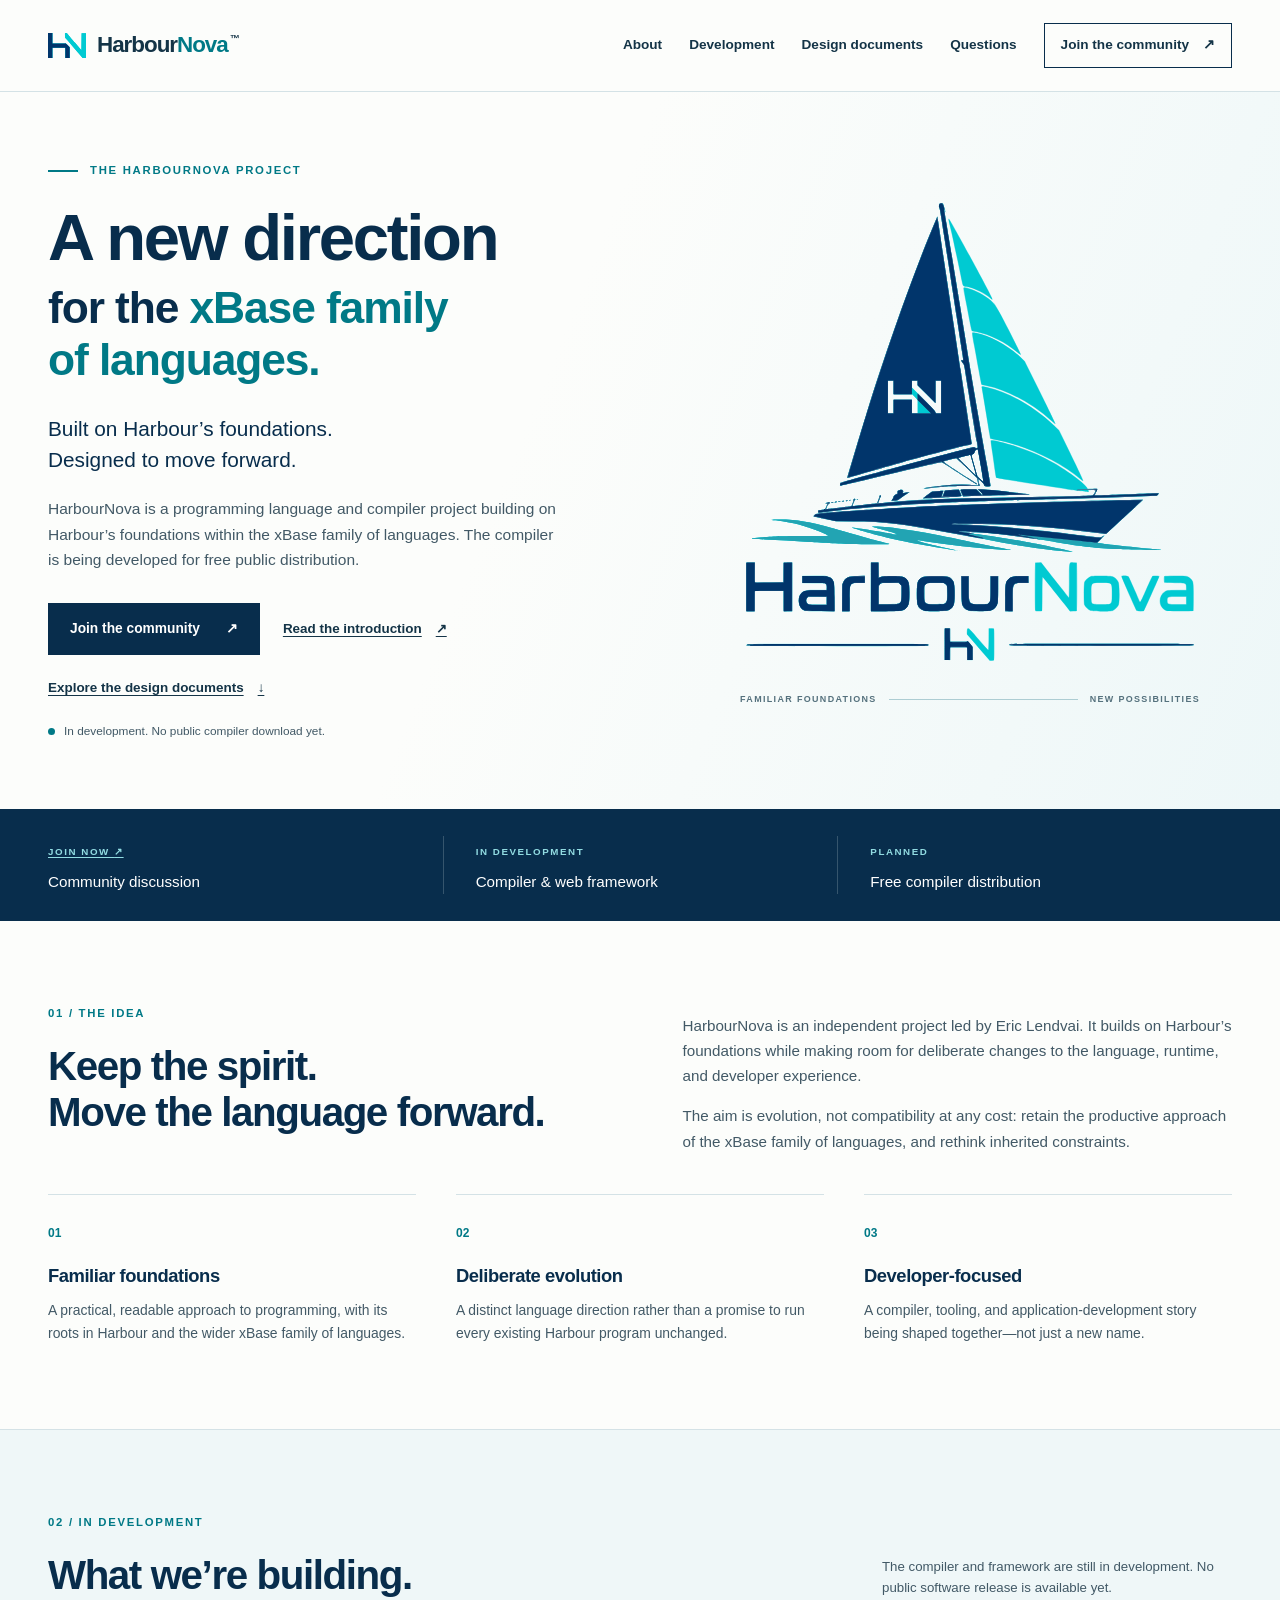
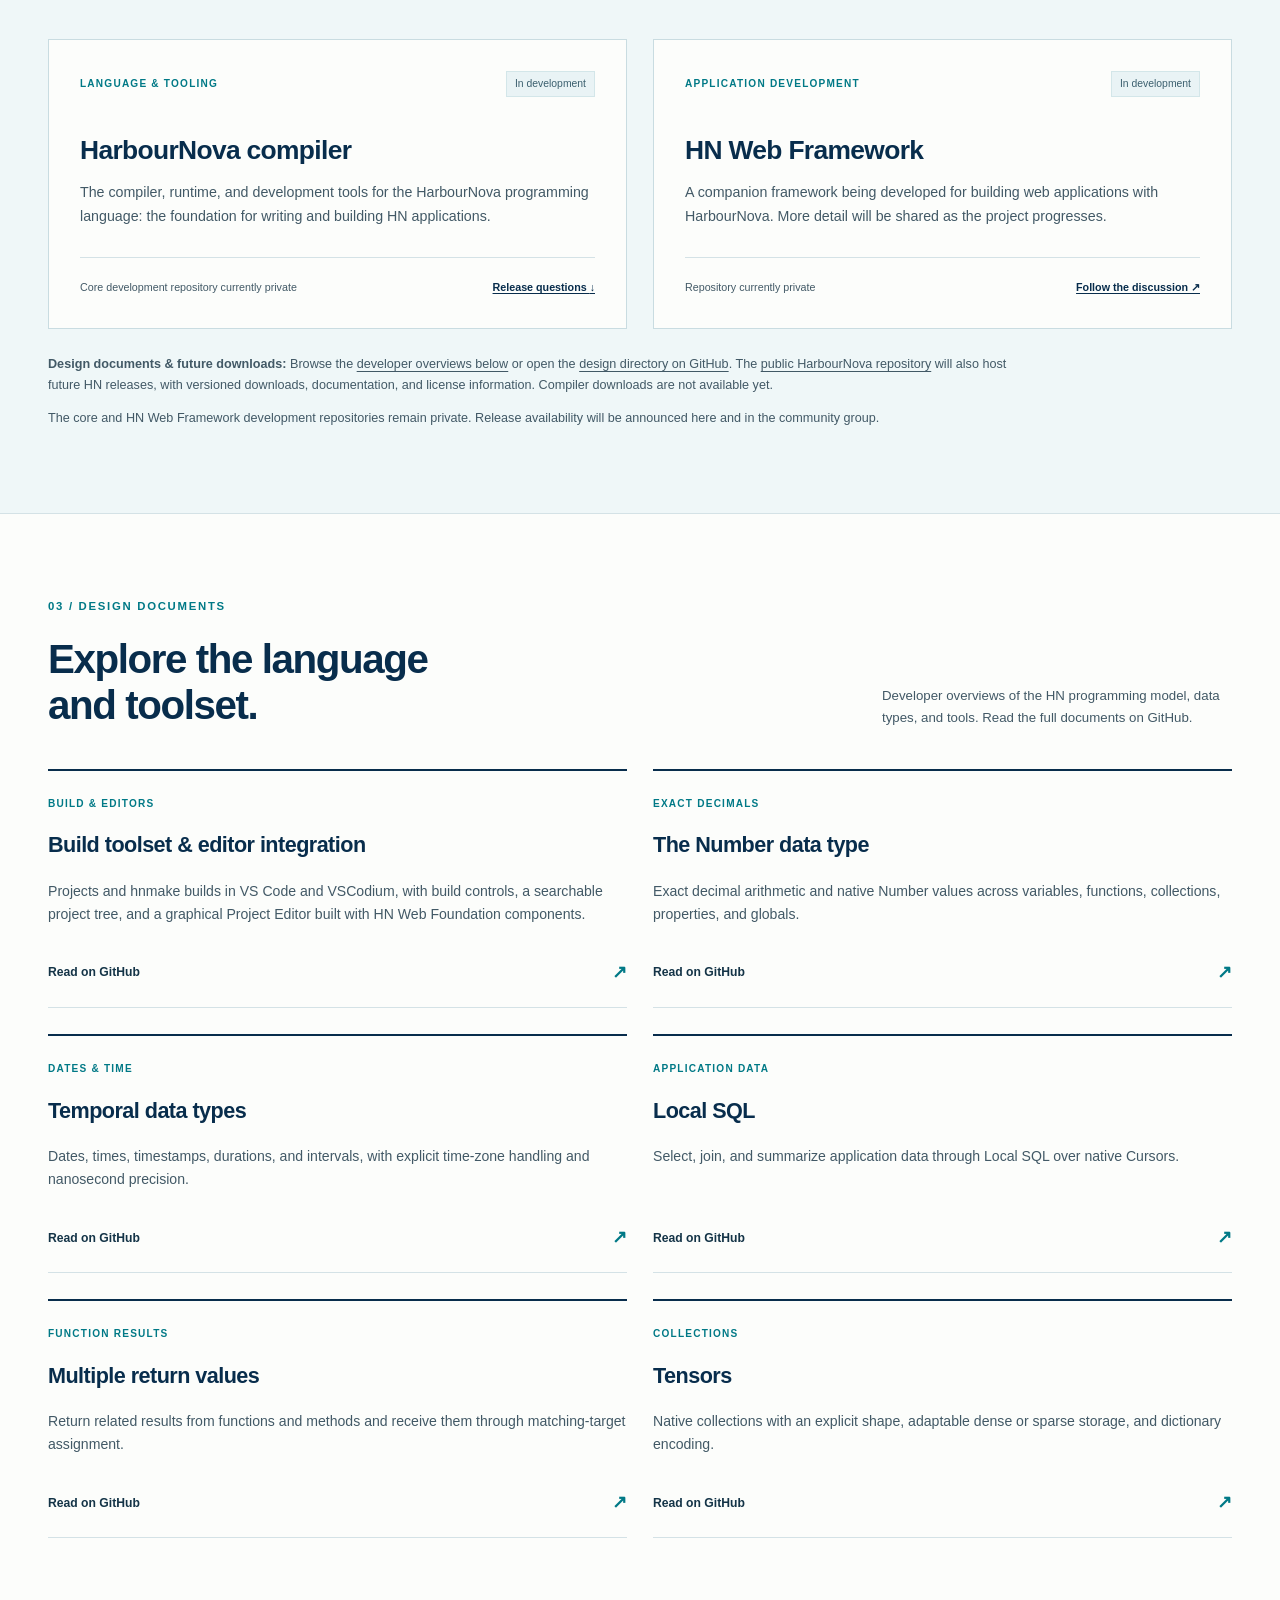
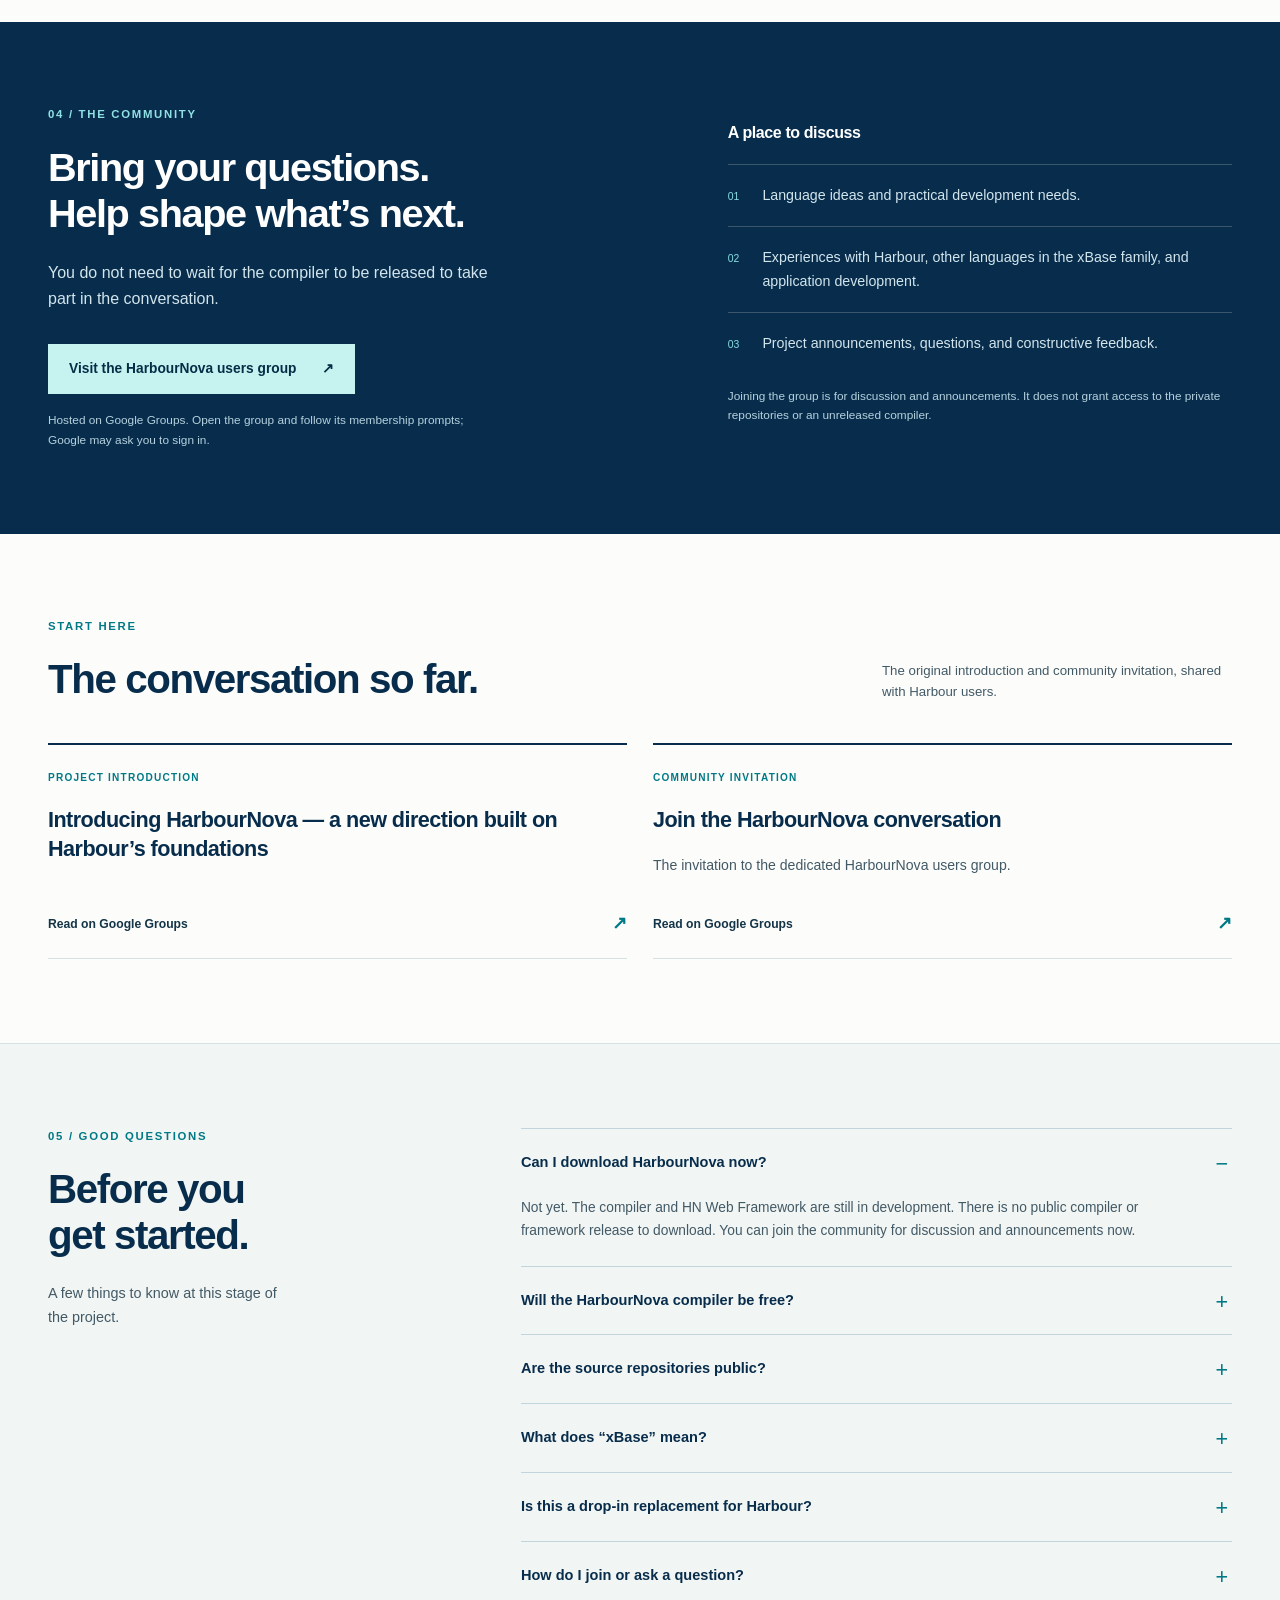
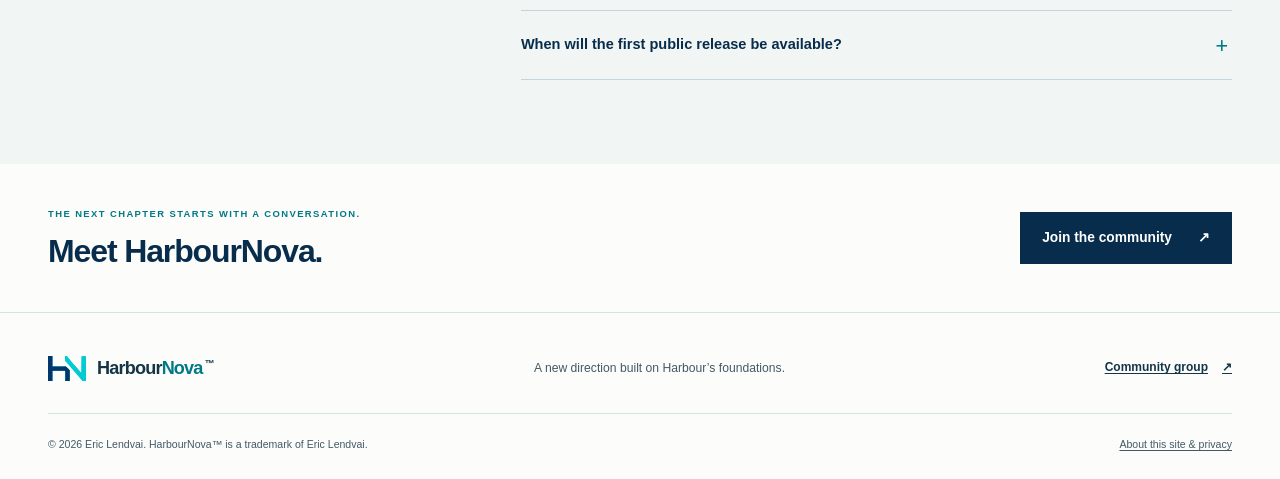
<file: index.html>
<!doctype html>
<html lang="en">
<head>
  <meta charset="utf-8">
  <meta name="viewport" content="width=device-width, initial-scale=1">
  <meta name="theme-color" content="#082d4c">
  <meta name="color-scheme" content="light">
  <link rel="icon" href="favicon.ico" sizes="any">
  <link rel="icon" href="assets/favicon.svg" type="image/svg+xml">
  <link rel="apple-touch-icon" href="assets/apple-touch-icon.png">
  <link rel="stylesheet" href="assets/site.css">
  <title>HarbourNova — A new direction for the xBase family of languages</title>
  <meta name="description" content="HarbourNova is a programming language and compiler project in the xBase family of languages, built on Harbour’s foundations. Free public distribution is planned.">
  <meta name="robots" content="index, follow">
  <link rel="canonical" href="https://harbournova.org/">
  <meta property="og:type" content="website">
  <meta property="og:site_name" content="HarbourNova">
  <meta property="og:title" content="HarbourNova — A new direction for the xBase family of languages">
  <meta property="og:description" content="A programming language and compiler project in the xBase family of languages, built on Harbour’s foundations. Free distribution is planned; discussion is open.">
  <meta property="og:url" content="https://harbournova.org/">
  <meta property="og:image" content="https://harbournova.org/assets/social-preview.png">
  <meta property="og:image:width" content="1200">
  <meta property="og:image:height" content="630">
  <meta property="og:image:alt" content="HarbourNova sailboat logo. A new direction for the xBase family of languages. Community discussion is open; compiler and framework are in development.">
  <meta name="twitter:card" content="summary_large_image">
  <meta name="twitter:title" content="HarbourNova — A new direction for the xBase family of languages">
  <meta name="twitter:description" content="A new direction for the xBase family of languages, built on Harbour’s foundations. Free compiler distribution is planned; community discussion is open.">
  <meta name="twitter:image" content="https://harbournova.org/assets/social-preview.png">
</head>
<body data-release-stage="pre-release">
  <a class="skip-link" href="#main">Skip to content</a>
  <header class="site-header">
    <div class="container header-inner">
      <a class="brand" href="./" aria-label="HarbourNova home">
        <img src="assets/images/HarbourNovaLogoHN.svg" width="38" height="30" alt="">
        <span>Harbour<span class="brand-nova">Nova</span><sup>™</sup></span>
      </a>
      <nav aria-label="Main navigation">
        <a href="index.html#about">About</a>
        <a href="index.html#development">Development</a>
        <a href="index.html#design">Design documents</a>
        <a href="index.html#questions">Questions</a>
        <a class="nav-community" href="https://groups.google.com/g/harbournova-users" target="_blank" rel="noopener noreferrer">Join the community <span aria-hidden="true">↗</span></a>
      </nav>
    </div>
  </header>
  <main id="main" tabindex="-1">
    <section class="hero" aria-labelledby="hero-title">
      <div class="container hero-layout">
        <div class="hero-copy">
          <p class="eyebrow"><span class="small-rule" aria-hidden="true"></span> THE HARBOURNOVA PROJECT</p>
          <h1 id="hero-title">A new direction
            <span class="hero-family">for the <span class="accent-word">xBase family of languages.</span></span></h1>
          <p class="hero-lead">Built on Harbour’s foundations.<br>Designed to move forward.</p>
          <p class="hero-description">HarbourNova is a programming language and compiler project building on Harbour’s foundations within the xBase family of languages. The compiler is being developed for free public distribution.</p>
          <div class="actions">
            <a class="button button-primary" href="https://groups.google.com/g/harbournova-users" target="_blank" rel="noopener noreferrer">Join the community <span aria-hidden="true">↗</span></a>
            <a class="text-link" href="https://groups.google.com/g/harbour-users/c/l5xDg-FEUDo" target="_blank" rel="noopener noreferrer">Read the introduction <span aria-hidden="true">↗</span></a>
          </div>
          <p class="repository-link"><a class="text-link" href="#design">Explore the design documents <span aria-hidden="true">↓</span></a></p>
          <p class="release-note"><span class="status-dot" aria-hidden="true"></span>In development. No public compiler download yet.</p>
        </div>
        <figure class="hero-art">
          <div class="logo-field">
            <img class="hero-logo" src="assets/images/HarbourNovaLogoBoatTitleHN.svg" width="1007" height="1029" fetchpriority="high" alt="HarbourNova sailboat logo with the HarbourNova name and HN emblem">
          </div>
          <figcaption><span>FAMILIAR FOUNDATIONS</span><span class="caption-line" aria-hidden="true"></span><span>NEW POSSIBILITIES</span></figcaption>
        </figure>
      </div>
    </section>

    <div class="status-band" aria-label="Project at a glance">
      <div class="container status-grid">
        <div><a class="status-label" href="https://groups.google.com/g/harbournova-users" target="_blank" rel="noopener noreferrer">JOIN NOW <span aria-hidden="true">↗</span></a><p>Community discussion</p></div>
        <div><span class="status-label">IN DEVELOPMENT</span><p>Compiler &amp; web framework</p></div>
        <div><span class="status-label">PLANNED</span><p>Free compiler distribution</p></div>
      </div>
    </div>

    <section id="about" class="section about-section" aria-labelledby="about-title">
      <div class="container">
        <div class="section-heading two-column">
          <div><p class="eyebrow">01 / THE IDEA</p><h2 id="about-title">Keep the spirit.<br>Move the language forward.</h2></div>
          <div class="intro-prose"><p>HarbourNova is an independent project led by Eric Lendvai. It builds on Harbour’s foundations while making room for deliberate changes to the language, runtime, and developer experience.</p><p>The aim is evolution, not compatibility at any cost: retain the productive approach of the xBase family of languages, and rethink inherited constraints.</p></div>
        </div>
        <div class="principles">
          <article><span class="item-number" aria-hidden="true">01</span><h3>Familiar foundations</h3><p>A practical, readable approach to programming, with its roots in Harbour and the wider xBase family of languages.</p></article>
          <article><span class="item-number" aria-hidden="true">02</span><h3>Deliberate evolution</h3><p>A distinct language direction rather than a promise to run every existing Harbour program unchanged.</p></article>
          <article><span class="item-number" aria-hidden="true">03</span><h3>Developer-focused</h3><p>A compiler, tooling, and application-development story being shaped together—not just a new name.</p></article>
        </div>
      </div>
    </section>

    <section id="development" class="section development-section" aria-labelledby="development-title">
      <div class="container">
        <div class="section-heading heading-row"><div><p class="eyebrow">02 / IN DEVELOPMENT</p><h2 id="development-title">What we’re building.</h2></div><p class="section-note">The compiler and framework are still in development. No public software release is available yet.</p></div>
        <div class="project-grid">
          <article class="project-card">
            <div class="card-top"><span class="card-category">LANGUAGE &amp; TOOLING</span><span class="state-tag">In development</span></div>
            <h3>HarbourNova compiler</h3><p>The compiler, runtime, and development tools for the HarbourNova programming language: the foundation for writing and building HN applications.</p>
            <div class="card-bottom"><span>Core development repository currently private</span><a href="#questions" aria-label="Read questions about the HarbourNova core release">Release questions <span aria-hidden="true">↓</span></a></div>
          </article>
          <article class="project-card">
            <div class="card-top"><span class="card-category">APPLICATION DEVELOPMENT</span><span class="state-tag">In development</span></div>
            <h3>HN Web Framework</h3><p>A companion framework being developed for building web applications with HarbourNova. More detail will be shared as the project progresses.</p>
            <div class="card-bottom"><span>Repository currently private</span><a href="https://groups.google.com/g/harbournova-users" aria-label="Follow HN Web Framework discussion in the community group" target="_blank" rel="noopener noreferrer">Follow the discussion <span aria-hidden="true">↗</span></a></div>
          </article>
        </div>
        <div class="development-note"><p><strong>Design documents &amp; future downloads:</strong> Browse the <a href="#design">developer overviews below</a> or open the <a href="https://github.com/harbournova/harbournova/tree/main/design" target="_blank" rel="noopener noreferrer">design directory on GitHub</a>. The <a href="https://github.com/harbournova/harbournova" target="_blank" rel="noopener noreferrer">public HarbourNova repository</a> will also host future HN releases, with versioned downloads, documentation, and license information. Compiler downloads are not available yet.</p><p>The core and HN Web Framework development repositories remain private. Release availability will be announced here and in the community group.</p></div>
      </div>
    </section>

    <section id="design" class="section" aria-labelledby="design-title">
      <div class="container">
        <div class="section-heading heading-row"><div><p class="eyebrow">03 / DESIGN DOCUMENTS</p><h2 id="design-title">Explore the language<br>and toolset.</h2></div><p class="section-note">Developer overviews of the HN programming model, data types, and tools. Read the full documents on GitHub.</p></div>
        <div class="reading-grid">
          <a class="reading-card" href="https://github.com/harbournova/harbournova/blob/main/design/HarbourNova_Build_Toolset_Developer_Overview.md" target="_blank" rel="noopener noreferrer">
            <span class="card-category">BUILD &amp; EDITORS</span>
            <h3>Build toolset &amp; editor integration</h3>
            <p>Projects and hnmake builds in VS Code and VSCodium, with build controls, a searchable project tree, and a graphical Project Editor built with HN Web Foundation components.</p>
            <span class="reading-footer">Read on GitHub <span aria-hidden="true">↗</span></span>
          </a>
          <a class="reading-card" href="https://github.com/harbournova/harbournova/blob/main/design/HarbourNova_HN1_Number_Data_Type.md" target="_blank" rel="noopener noreferrer">
            <span class="card-category">EXACT DECIMALS</span>
            <h3>The Number data type</h3>
            <p>Exact decimal arithmetic and native Number values across variables, functions, collections, properties, and globals.</p>
            <span class="reading-footer">Read on GitHub <span aria-hidden="true">↗</span></span>
          </a>
          <a class="reading-card" href="https://github.com/harbournova/harbournova/blob/main/design/HarbourNova_HN1_Temporal_Data_Types_Developer_Overview.md" target="_blank" rel="noopener noreferrer">
            <span class="card-category">DATES &amp; TIME</span>
            <h3>Temporal data types</h3>
            <p>Dates, times, timestamps, durations, and intervals, with explicit time-zone handling and nanosecond precision.</p>
            <span class="reading-footer">Read on GitHub <span aria-hidden="true">↗</span></span>
          </a>
          <a class="reading-card" href="https://github.com/harbournova/harbournova/blob/main/design/HarbourNova_Local_SQL_Developer_Overview.md" target="_blank" rel="noopener noreferrer">
            <span class="card-category">APPLICATION DATA</span>
            <h3>Local SQL</h3>
            <p>Select, join, and summarize application data through Local SQL over native Cursors.</p>
            <span class="reading-footer">Read on GitHub <span aria-hidden="true">↗</span></span>
          </a>
          <a class="reading-card" href="https://github.com/harbournova/harbournova/blob/main/design/HarbourNova_Multiple_Returns_Developer_Overview.md" target="_blank" rel="noopener noreferrer">
            <span class="card-category">FUNCTION RESULTS</span>
            <h3>Multiple return values</h3>
            <p>Return related results from functions and methods and receive them through matching-target assignment.</p>
            <span class="reading-footer">Read on GitHub <span aria-hidden="true">↗</span></span>
          </a>
          <a class="reading-card" href="https://github.com/harbournova/harbournova/blob/main/design/HarbourNova_Tensors_HN1_Developer_Article.md" target="_blank" rel="noopener noreferrer">
            <span class="card-category">COLLECTIONS</span>
            <h3>Tensors</h3>
            <p>Native collections with an explicit shape, adaptable dense or sparse storage, and dictionary encoding.</p>
            <span class="reading-footer">Read on GitHub <span aria-hidden="true">↗</span></span>
          </a>
        </div>
      </div>
    </section>

    <section id="community" class="section community-section" aria-labelledby="community-title">
      <div class="container community-layout">
        <div><p class="eyebrow">04 / THE COMMUNITY</p><h2 id="community-title">Bring your questions.<br>Help shape what’s next.</h2><p class="community-lead">You do not need to wait for the compiler to be released to take part in the conversation.</p><a class="button button-light" href="https://groups.google.com/g/harbournova-users" target="_blank" rel="noopener noreferrer">Visit the HarbourNova users group <span aria-hidden="true">↗</span></a><p class="join-note">Hosted on Google Groups. Open the group and follow its membership prompts; Google may ask you to sign in.</p></div>
        <div class="conversation-topics"><h3>A place to discuss</h3><div><span aria-hidden="true">01</span><p>Language ideas and practical development needs.</p></div><div><span aria-hidden="true">02</span><p>Experiences with Harbour, other languages in the xBase family, and application development.</p></div><div><span aria-hidden="true">03</span><p>Project announcements, questions, and constructive feedback.</p></div><p class="community-footnote">Joining the group is for discussion and announcements. It does not grant access to the private repositories or an unreleased compiler.</p></div>
      </div>
    </section>

    <section class="section conversations-section" aria-labelledby="conversations-title">
      <div class="container">
        <div class="section-heading heading-row"><div><p class="eyebrow">START HERE</p><h2 id="conversations-title">The conversation so far.</h2></div><p class="section-note">The original introduction and community invitation, shared with Harbour users.</p></div>
        <div class="reading-grid">
          <a class="reading-card" href="https://groups.google.com/g/harbour-users/c/l5xDg-FEUDo" target="_blank" rel="noopener noreferrer"><span class="card-category">PROJECT INTRODUCTION</span><h3>Introducing HarbourNova — a new direction built on Harbour’s foundations</h3><span class="reading-footer">Read on Google Groups <span aria-hidden="true">↗</span></span></a>
          <a class="reading-card" href="https://groups.google.com/g/harbour-users/c/x07DD1650ro" target="_blank" rel="noopener noreferrer"><span class="card-category">COMMUNITY INVITATION</span><h3>Join the HarbourNova conversation</h3><p>The invitation to the dedicated HarbourNova users group.</p><span class="reading-footer">Read on Google Groups <span aria-hidden="true">↗</span></span></a>
        </div>
      </div>
    </section>

    <section id="questions" class="section faq-section" aria-labelledby="questions-title">
      <div class="container faq-layout">
        <div><p class="eyebrow">05 / GOOD QUESTIONS</p><h2 id="questions-title">Before you<br>get started.</h2><p class="faq-intro">A few things to know at this stage of the project.</p></div>
        <div class="faq-list">
          <details open><summary>Can I download HarbourNova now?</summary><div class="faq-answer"><p>Not yet. The compiler and HN Web Framework are still in development. There is no public compiler or framework release to download. You can join the community for discussion and announcements now.</p></div></details>
          <details><summary>Will the HarbourNova compiler be free?</summary><div class="faq-answer"><p>Yes. The HarbourNova compiler is being developed for distribution free of charge. License terms and applicable notices will accompany the actual release. A public download is not available yet.</p></div></details>
          <details><summary>Are the source repositories public?</summary><div class="faq-answer"><p>The core and HN Web Framework development repositories are currently private. The <a href="https://github.com/harbournova/harbournova" target="_blank" rel="noopener noreferrer">public HarbourNova repository</a> is open now for design documents and will host future HN downloads. No public compiler release is available yet. Joining the Google Group does not grant access to private repositories.</p></div></details>
          <details id="xbase-meaning"><summary>What does “xBase” mean?</summary><div class="faq-answer"><p>Here, xBase refers to a family of related programming languages, including Harbour, Clipper, and FoxPro. It describes the language family, not a separate HarbourNova product or a promise of compatibility with every language in that family.</p></div></details>
          <details><summary>Is this a drop-in replacement for Harbour?</summary><div class="faq-answer"><p>No. HarbourNova builds on Harbour’s foundations but follows its own language and runtime direction. Existing Harbour code should not be assumed to compile or behave unchanged.</p></div></details>
          <details><summary>How do I join or ask a question?</summary><div class="faq-answer"><p>Open the <a href="https://groups.google.com/g/harbournova-users" target="_blank" rel="noopener noreferrer">HarbourNova users group</a> and follow the membership prompts shown by Google Groups. Use the group for project questions, ideas, and feedback.</p></div></details>
          <details><summary>When will the first public release be available?</summary><div class="faq-answer"><p>No public release date has been announced. When a release is ready, this website and the community group will point to the distribution repository, versioned downloads, documentation, and license information.</p></div></details>
        </div>
      </div>
    </section>
    <section class="closing-section" aria-label="Join the community">
      <div class="container closing-inner"><div><p class="eyebrow">THE NEXT CHAPTER STARTS WITH A CONVERSATION.</p><h2>Meet HarbourNova.</h2></div><a class="button button-primary" href="https://groups.google.com/g/harbournova-users" target="_blank" rel="noopener noreferrer">Join the community <span aria-hidden="true">↗</span></a></div>
    </section>
  </main>
  <footer class="site-footer">
    <div class="container footer-top">
      <a class="brand" href="./" aria-label="HarbourNova home">
        <img src="assets/images/HarbourNovaLogoHN.svg" width="38" height="30" alt="">
        <span>Harbour<span class="brand-nova">Nova</span><sup>™</sup></span>
      </a>
      <p>A new direction built on Harbour’s foundations.</p>
      <a class="text-link" href="https://groups.google.com/g/harbournova-users" target="_blank" rel="noopener noreferrer">Community group <span aria-hidden="true">↗</span></a>
    </div>
    <div class="container footer-bottom">
      <p>© 2026 Eric Lendvai. HarbourNova™ is a trademark of Eric Lendvai.</p>
      <a href="privacy.html">About this site &amp; privacy</a>
    </div>
  </footer>
</body>
</html>
</file>
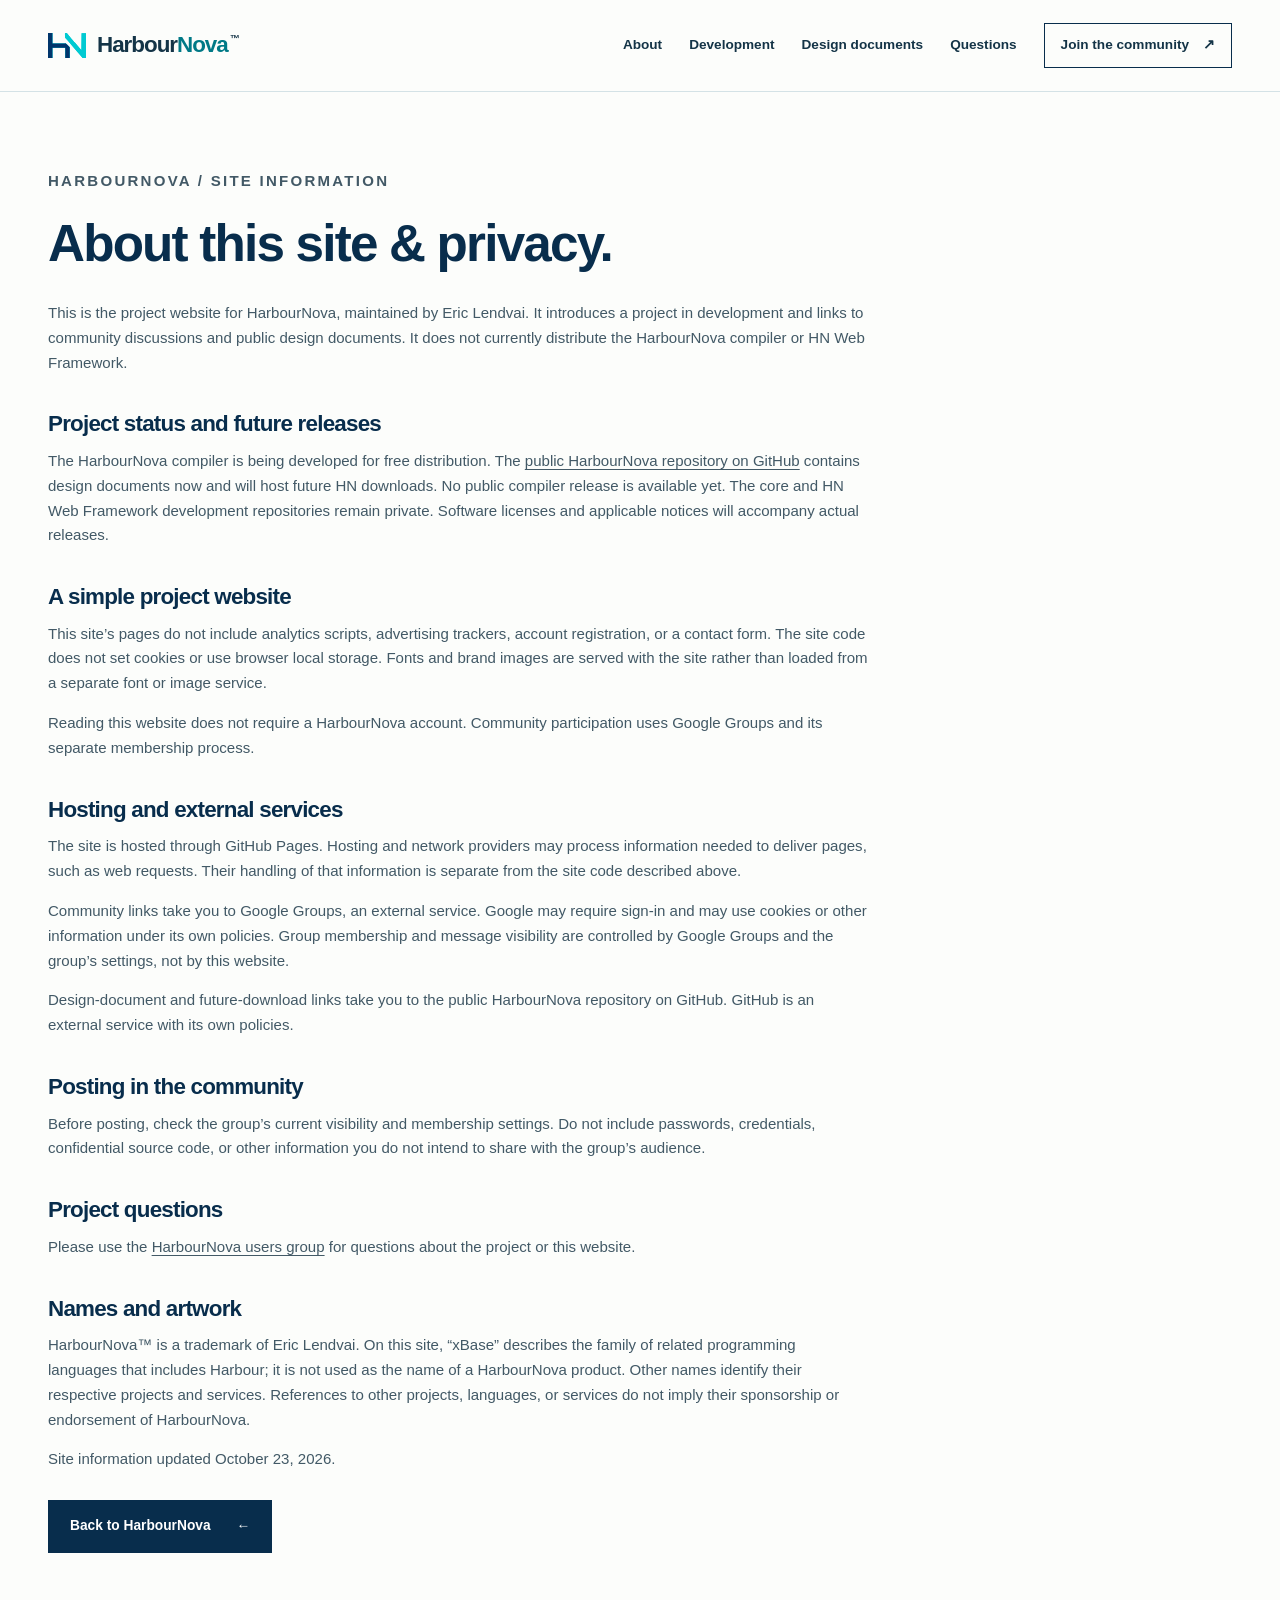
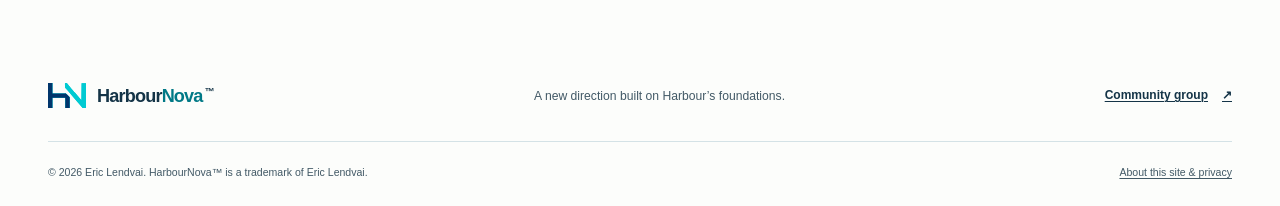
<file: privacy.html>
<!doctype html>
<html lang="en">
<head>
  <meta charset="utf-8">
  <meta name="viewport" content="width=device-width, initial-scale=1">
  <meta name="theme-color" content="#082d4c">
  <meta name="color-scheme" content="light">
  <link rel="icon" href="favicon.ico" sizes="any">
  <link rel="icon" href="assets/favicon.svg" type="image/svg+xml">
  <link rel="apple-touch-icon" href="assets/apple-touch-icon.png">
  <link rel="stylesheet" href="assets/site.css">
  <title>About this site &amp; privacy — HarbourNova</title>
  <meta name="description" content="Information about the HarbourNova project website, its privacy approach, and community links.">
  <meta name="robots" content="index, follow">
  <link rel="canonical" href="https://harbournova.org/privacy.html">
</head>
<body>
  <a class="skip-link" href="#main">Skip to content</a>
  <header class="site-header">
    <div class="container header-inner">
      <a class="brand" href="./" aria-label="HarbourNova home">
        <img src="assets/images/HarbourNovaLogoHN.svg" width="38" height="30" alt="">
        <span>Harbour<span class="brand-nova">Nova</span><sup>™</sup></span>
      </a>
      <nav aria-label="Main navigation">
        <a href="index.html#about">About</a>
        <a href="index.html#development">Development</a>
        <a href="index.html#design">Design documents</a>
        <a href="index.html#questions">Questions</a>
        <a class="nav-community" href="https://groups.google.com/g/harbournova-users" target="_blank" rel="noopener noreferrer">Join the community <span aria-hidden="true">↗</span></a>
      </nav>
    </div>
  </header>
  <main id="main" tabindex="-1" class="utility-section">
    <div class="container"><div class="utility-content">
      <p class="eyebrow">HARBOURNOVA / SITE INFORMATION</p>
      <h1>About this site &amp; privacy.</h1>
      <p>This is the project website for HarbourNova, maintained by Eric Lendvai. It introduces a project in development and links to community discussions and public design documents. It does not currently distribute the HarbourNova compiler or HN Web Framework.</p>
      <h2>Project status and future releases</h2>
      <p>The HarbourNova compiler is being developed for free distribution. The <a href="https://github.com/harbournova/harbournova" target="_blank" rel="noopener noreferrer">public HarbourNova repository on GitHub</a> contains design documents now and will host future HN downloads. No public compiler release is available yet. The core and HN Web Framework development repositories remain private. Software licenses and applicable notices will accompany actual releases.</p>
      <h2>A simple project website</h2>
      <p>This site’s pages do not include analytics scripts, advertising trackers, account registration, or a contact form. The site code does not set cookies or use browser local storage. Fonts and brand images are served with the site rather than loaded from a separate font or image service.</p>
      <p>Reading this website does not require a HarbourNova account. Community participation uses Google Groups and its separate membership process.</p>
      <h2>Hosting and external services</h2>
      <p>The site is hosted through GitHub Pages. Hosting and network providers may process information needed to deliver pages, such as web requests. Their handling of that information is separate from the site code described above.</p>
      <p>Community links take you to Google Groups, an external service. Google may require sign-in and may use cookies or other information under its own policies. Group membership and message visibility are controlled by Google Groups and the group’s settings, not by this website.</p>
      <p>Design-document and future-download links take you to the public HarbourNova repository on GitHub. GitHub is an external service with its own policies.</p>
      <h2>Posting in the community</h2>
      <p>Before posting, check the group’s current visibility and membership settings. Do not include passwords, credentials, confidential source code, or other information you do not intend to share with the group’s audience.</p>
      <h2>Project questions</h2>
      <p>Please use the <a href="https://groups.google.com/g/harbournova-users" target="_blank" rel="noopener noreferrer">HarbourNova users group</a> for questions about the project or this website.</p>
      <h2>Names and artwork</h2>
      <p>HarbourNova™ is a trademark of Eric Lendvai. On this site, “xBase” describes the family of related programming languages that includes Harbour; it is not used as the name of a HarbourNova product. Other names identify their respective projects and services. References to other projects, languages, or services do not imply their sponsorship or endorsement of HarbourNova.</p>
      <p>Site information updated October 23, 2026.</p>
      <a class="button button-primary" href="./">Back to HarbourNova <span aria-hidden="true">←</span></a>
    </div></div>
  </main>
  <footer class="site-footer">
    <div class="container footer-top">
      <a class="brand" href="./" aria-label="HarbourNova home">
        <img src="assets/images/HarbourNovaLogoHN.svg" width="38" height="30" alt="">
        <span>Harbour<span class="brand-nova">Nova</span><sup>™</sup></span>
      </a>
      <p>A new direction built on Harbour’s foundations.</p>
      <a class="text-link" href="https://groups.google.com/g/harbournova-users" target="_blank" rel="noopener noreferrer">Community group <span aria-hidden="true">↗</span></a>
    </div>
    <div class="container footer-bottom">
      <p>© 2026 Eric Lendvai. HarbourNova™ is a trademark of Eric Lendvai.</p>
      <a href="privacy.html">About this site &amp; privacy</a>
    </div>
  </footer>
</body>
</html>
</file>
<file: assets/site.css>
/* HarbourNova website. Copyright 2026 Eric Lendvai (WA-USA). */
:root {
  --navy: #082d4c;
  --ink: #143447;
  --body: #425966;
  --teal: #007986;
  --cyan: #04bec9;
  --pale: #eff7f8;
  --paper: #fcfdfb;
  --line: #d4e2e6;
  --white: #fff;
  --container: 1192px;
}
*, *::before, *::after { box-sizing: border-box; }
html { scroll-behavior: smooth; scroll-padding-top: 28px; }
body { margin: 0; background: var(--paper); color: var(--ink); font: 17px/1.65 -apple-system, BlinkMacSystemFont, "Segoe UI", Arial, sans-serif; -webkit-font-smoothing: antialiased; }
img { display: block; max-width: 100%; height: auto; }
a { color: inherit; text-underline-offset: .2em; text-decoration-thickness: 1px; }
a:hover { text-decoration-thickness: 2px; }
a:focus-visible, summary:focus-visible { outline: 3px solid var(--teal); outline-offset: 5px; border-radius: 2px; }
main:focus { outline: none; }
p, h1, h2, h3, figure { margin: 0; }
p + p { margin-top: 1em; }
h1, h2, h3 { color: var(--navy); line-height: 1.14; letter-spacing: -.035em; }
h1 { font-size: clamp(3rem, 5.1vw, 4.9rem); font-weight: 750; }
h2 { font-size: clamp(2rem, 3.15vw, 3rem); font-weight: 700; }
h3 { font-size: 1.3rem; letter-spacing: -.025em; }
.container { width: min(var(--container), calc(100% - 96px)); margin-inline: auto; }
.skip-link { position: absolute; z-index: 10; left: 16px; top: -100px; padding: 12px 20px; background: var(--navy); color: white; }
.skip-link:focus { top: 12px; }
.site-header { background: var(--paper); border-bottom: 1px solid var(--line); }
.header-inner { display: flex; align-items: center; justify-content: space-between; min-height: 91px; gap: 24px; }
.brand { display: inline-flex; align-items: center; gap: 11px; text-decoration: none; white-space: nowrap; font-size: 1.4rem; font-weight: 720; letter-spacing: -.045em; line-height: 1; }
.brand img { width: 38px; height: 30px; object-fit: contain; }
.brand-nova { color: var(--teal); }
.brand sup { margin-left: 2px; font-size: .62rem; vertical-align: top; line-height: 1.1; letter-spacing: 0; }
nav { display: flex; gap: 27px; align-items: center; font-size: .85rem; font-weight: 600; }
nav a { text-decoration: none; padding-block: 12px; }
nav a:hover { color: var(--teal); }
nav .nav-community { display: inline-flex; align-items: center; gap: 14px; border: 1px solid var(--navy); padding: 10px 16px; }
.hero { background: linear-gradient(112deg, var(--paper) 42%, #edf7f8 100%); padding: 70px 0 67px; overflow: hidden; }
.hero-layout { display: grid; grid-template-columns: 1.15fr 1fr; gap: 34px; align-items: center; }
.eyebrow { display: flex; align-items: center; gap: 12px; color: var(--teal); font-size: .71rem; font-weight: 750; letter-spacing: .15em; line-height: 1.5; margin-bottom: 22px; }
.small-rule { width: 30px; height: 2px; background: var(--teal); }
.accent-word { color: var(--teal); }
.hero-family { display: block; text-wrap: balance; max-width: 15.2em; margin-top: .14em; font-size: .68em; line-height: 1.18; letter-spacing: -.025em; }
.hero-lead { color: var(--navy); font-size: 1.3rem; line-height: 1.48; font-weight: 500; margin-top: 28px; }
.hero-description { font-size: .97rem; max-width: 510px; color: var(--body); margin-top: 20px; }
.actions { display: flex; align-items: center; flex-wrap: wrap; gap: 23px; margin-top: 30px; }
.button { display: inline-flex; justify-content: space-between; align-items: center; gap: 26px; padding: 15px 21px; font-size: .86rem; font-weight: 650; text-decoration: none; line-height: 1.5; transition: background-color .15s ease, color .15s ease; }
.button-primary { background: var(--navy); color: white; border: 1px solid var(--navy); }
.button-primary:hover { background: #0f4a6e; }
.text-link { display: inline-flex; align-items: center; gap: 14px; font-size: .84rem; font-weight: 650; }
.repository-link { margin-top: 18px; }
.release-note { display: flex; gap: 9px; align-items: baseline; color: var(--body); font-size: .74rem; margin-top: 21px; }
.status-dot { flex: 0 0 7px; height: 7px; border-radius: 50%; background: var(--teal); }
.hero-art { position: relative; min-width: 0; padding: 2px 8px 0 19px; }
.logo-field { padding: 4px 2px 11px; }
.hero-logo { width: 100%; max-width: 448px; margin-inline: auto; }
.hero-art figcaption { display: flex; justify-content: space-between; align-items: center; gap: 12px; max-width: 460px; margin: 20px auto 0; font-size: .56rem; font-weight: 700; letter-spacing: .15em; color: #55717d; }
.caption-line { flex: 1; height: 1px; background: #adcdd3; }
.status-band { background: var(--navy); color: #fff; }
.status-band a:hover { color: #fff; }
.status-band a:focus-visible { outline-color: #b7fbff; }
.status-grid { display: grid; grid-template-columns: 1fr 1fr 1fr; padding-block: 27px; }
.status-grid > div { padding-left: 32px; border-left: 1px solid #35556d; }
.status-grid > div:first-child { padding-left: 0; border-left: 0; }
.status-label { font-size: .61rem; letter-spacing: .16em; font-weight: 650; color: #92dce2; }
.status-grid p { font-size: .95rem; font-weight: 500; margin-top: 5px; }
.section { padding: 84px 0; scroll-margin-top: 25px; }
.section-heading { margin-bottom: 40px; }
.two-column { display: grid; grid-template-columns: 1fr 1fr; gap: 85px; }
.intro-prose { padding-top: 8px; color: var(--body); font-size: .95rem; }
.principles { display: grid; grid-template-columns: repeat(3,1fr); gap: 40px; }
.principles article { border-top: 1px solid var(--line); padding-top: 23px; }
.item-number { display: inline-block; color: var(--teal); font-size: .75rem; font-weight: 600; margin-bottom: 23px; }
.principles h3 { font-size: 1.15rem; margin-bottom: 12px; }
.principles p { font-size: .87rem; color: var(--body); }
.development-section { background: var(--pale); border-block: 1px solid var(--line); }
.heading-row { display: flex; justify-content: space-between; align-items: flex-end; gap: 40px; }
.section-note { max-width: 350px; font-size: .83rem; color: var(--body); }
.project-grid { display: grid; grid-template-columns: 1fr 1fr; gap: 26px; }
.project-card { display: flex; flex-direction: column; padding: 31px; border: 1px solid #c9dce1; background: var(--paper); }
.card-top { display: flex; align-items: center; justify-content: space-between; gap: 15px; margin-bottom: 38px; flex-wrap: wrap; }
.card-category { color: var(--teal); font-size: .63rem; font-weight: 750; letter-spacing: .12em; }
.state-tag { color: #3b5f6e; font-size: .65rem; line-height: 1.5; padding: 4px 8px; background: #e9f3f5; border: 1px solid #d3e6e9; }
.project-card h3 { font-size: 1.65rem; margin-bottom: 16px; }
.project-card > p { font-size: .89rem; color: var(--body); margin-bottom: 29px; }
.card-bottom { display: flex; flex-wrap: wrap; justify-content: space-between; gap: 15px; align-items: center; margin-top: auto; padding-top: 21px; border-top: 1px solid var(--line); font-size: .67rem; color: var(--body); }
.card-bottom a { font-weight: 650; color: var(--navy); }
.development-note { max-width: 980px; color: var(--body); font-size: .79rem; margin-top: 25px; }
.community-section { background: var(--navy); color: #d2e5ed; }
.community-layout { display: grid; grid-template-columns: 1.15fr 1fr; gap: 100px; }
.community-section .eyebrow { color: #90e1e5; }
.community-section h2, .community-section h3 { color: #fff; }
.community-section h2 { font-size: clamp(2.1rem,3.1vw,3rem); }
.community-lead { margin-top: 24px; font-size: 1rem; max-width: 455px; }
.button-light { background: #c6f2f0; color: #062d46; margin-top: 31px; }
.button-light:hover { background: white; }
.community-section a:focus-visible, .site-footer a:focus-visible { outline-color: #007986; }
.community-section a:focus-visible { outline-color: #b7fbff; }
.join-note { font-size: .74rem; color: #b5d1de; margin-top: 17px; max-width: 440px; }
.conversation-topics { padding-top: 18px; }
.conversation-topics h3 { font-size: 1rem; margin-bottom: 21px; }
.conversation-topics > div { display: flex; align-items: baseline; gap: 23px; border-top: 1px solid #3a566b; padding: 19px 0; }
.conversation-topics > div > span { font-size: .65rem; color: #89dce3; }
.conversation-topics p { font-size: .89rem; }
.conversation-topics .community-footnote { font-size: .74rem; line-height: 1.6; margin-top: 12px; color: #b5d1de; }
.reading-grid { display: grid; grid-template-columns: 1fr 1fr; gap: 26px; }
.reading-card { display: flex; flex-direction: column; text-decoration: none; border-top: 2px solid var(--navy); border-bottom: 1px solid var(--line); padding: 25px 0 20px; }
.reading-card:hover { border-top-color: var(--teal); }
.reading-card h3 { font-size: 1.35rem; line-height: 1.35; margin: 18px 30px 20px 0; }
.reading-card p { font-size: .88rem; color: var(--body); margin-bottom: 20px; }
.reading-footer { display: flex; align-items: center; justify-content: space-between; font-size: .76rem; font-weight: 600; margin-top: auto; padding-top: 12px; }
.reading-footer > span { font-size: 1.1rem; color: var(--teal); }
.reading-card:hover h3 { text-decoration: underline; text-decoration-thickness: 1px; text-underline-offset: 4px; }
.faq-section { background: #f1f5f3; border-top: 1px solid var(--line); }
.faq-layout { display: grid; grid-template-columns: .7fr 1.3fr; gap: 90px; }
.faq-intro { margin-top: 23px; color: var(--body); font-size: .9rem; max-width: 245px; }
.faq-list { border-top: 1px solid #c3d5dc; }
details { border-bottom: 1px solid #c3d5dc; }
summary { cursor: pointer; position: relative; list-style: none; font-weight: 600; color: var(--navy); font-size: .91rem; padding: 23px 32px 23px 0; line-height: 1.5; }
summary::-webkit-details-marker { display: none; }
summary::after { content: "+"; position: absolute; right: 4px; top: 19px; font-size: 1.35rem; font-weight: 400; color: var(--teal); }
details[open] summary::after { content: "−"; }
.faq-answer { padding: 0 36px 23px 0; font-size: .86rem; color: var(--body); }
.closing-section { padding-block: 43px; border-bottom: 1px solid var(--line); }
.closing-inner { display: flex; justify-content: space-between; align-items: center; gap: 28px; }
.closing-inner .eyebrow { margin-bottom: 12px; font-size: .59rem; }
.closing-inner h2 { font-size: 2rem; }
.site-footer { padding: 40px 0 25px; }
.footer-top { display: flex; flex-wrap: wrap; justify-content: space-between; align-items: center; gap: 24px; padding-bottom: 30px; }
.footer-top .brand { font-size: 1.13rem; }
.footer-top p { font-size: .76rem; color: var(--body); }
.footer-top .text-link { font-size: .75rem; }
.footer-bottom { border-top: 1px solid var(--line); padding-top: 22px; display: flex; justify-content: space-between; flex-wrap: wrap; gap: 18px; color: var(--body); font-size: .66rem; }
.utility-section { padding: 78px 0 88px; }
.utility-content { max-width: 820px; }
.utility-content > h1 { font-size: clamp(2.5rem,4vw,3.5rem); margin-bottom: 28px; }
.utility-content h2 { font-size: 1.4rem; margin: 36px 0 12px; }
.utility-content p { color: var(--body); font-size: .94rem; }
.utility-content .button { margin-top: 28px; }
.error-main { min-height: 54vh; }
@media (min-width: 1600px) {
  .hero { padding-block: 84px; }
}
@media (max-width: 1080px) {
  .container { width: calc(100% - 64px); }
  nav { gap: 20px; font-size: .78rem; }
  .brand { font-size: 1.2rem; }
  .hero-layout { gap: 23px; }
  .hero-art { padding-left: 0; }
  .hero-lead { font-size: 1.16rem; }
  .actions { gap: 19px; }
  .hero-description { font-size: .9rem; }
  .two-column, .community-layout, .faq-layout { gap: 45px; }
  .project-card { padding: 25px; }
}
@media (max-width: 800px) {
  .header-inner { flex-wrap: wrap; justify-content: center; padding-block: 21px 15px; gap: 16px; }
  nav { width: 100%; justify-content: center; flex-wrap: wrap; gap: 10px 25px; }
  .hero { padding: 47px 0; }
  .hero-layout { grid-template-columns: 1fr 1fr; gap: 20px; }
  h1 { font-size: 2.9rem; }
  .hero .eyebrow { font-size: .6rem; }
  .hero-art figcaption { flex-wrap: wrap; justify-content: center; font-size: .49rem; gap: 6px; }
  .caption-line { flex: 0 0 12px; }
  .hero-lead { font-size: 1.04rem; }
  .hero-description { font-size: .86rem; }
  .status-grid { gap: 20px; }
  .status-grid > div { padding-left: 20px; }
  .status-label { font-size: .56rem; }
  .status-grid p { font-size: .78rem; }
  .section { padding-block: 59px; }
  .two-column { gap: 28px; }
  .intro-prose { font-size: .88rem; }
  .principles { gap: 25px; }
  .project-grid { gap: 18px; }
  .project-card { padding: 22px; }
  .card-top { margin-bottom: 26px; }
  .card-bottom { font-size: .68rem; }
  .project-card h3 { font-size: 1.4rem; }
  .heading-row { align-items: flex-start; }
  .section-note { max-width: 250px; }
  .community-layout { gap: 35px; grid-template-columns: 1fr 1fr; }
  .community-section h2 { font-size: 2rem; }
  .conversation-topics { padding-top: 8px; }
  .button-light { gap: 15px; padding: 14px 17px; }
  .faq-layout { gap: 30px; }
}
@media (max-width: 600px) {
  .container { width: calc(100% - 40px); }
  .header-inner { justify-content: flex-start; padding-block: 19px 12px; gap: 16px; }
  .brand { font-size: 1.27rem; }
  nav { justify-content: space-between; gap: 6px 15px; font-size: .72rem; }
  nav a { padding-block: 8px; }
  nav .nav-community { padding: 6px 9px; gap: 9px; }
  .hero { padding-top: 35px; padding-bottom: 35px; }
  .hero-layout { grid-template-columns: 1fr; gap: 28px; }
  h1 { font-size: clamp(2.65rem, 10.9vw, 3.75rem); }
  .hero .eyebrow { font-size: .64rem; margin-bottom: 22px; }
  .hero-lead { margin-top: 22px; font-size: 1.13rem; }
  .hero-description { font-size: .94rem; max-width: 460px; }
  .actions { margin-top: 25px; gap: 18px 24px; }
  .button { padding: 13px 18px; font-size: .81rem; }
  .text-link { font-size: .8rem; }
  .release-note { font-size: .73rem; margin-top: 20px; }
  .hero-art { padding: 8px 14px 0; }
  .hero-logo { max-width: 330px; }
  .hero-art figcaption { margin-top: 15px; max-width: 350px; justify-content: space-between; font-size: .51rem; }
  .caption-line { flex: 1; }
  .status-grid { padding-block: 17px; grid-template-columns: 1fr; gap: 0; }
  .status-grid > div, .status-grid > div:first-child { border-left: 0; padding: 13px 0; display: flex; justify-content: space-between; align-items: baseline; gap: 15px; }
  .status-grid > div + div { border-top: 1px solid #35556d; }
  .status-label { font-size: .55rem; flex: 0 0 106px; }
  .status-grid p { font-size: .78rem; margin-top: 0; text-align: right; }
  .section { padding-block: 46px; }
  .section-heading { margin-bottom: 28px; }
  .eyebrow { font-size: .62rem; margin-bottom: 17px; }
  h2 { font-size: 2rem; }
  .two-column, .project-grid, .community-layout, .reading-grid, .faq-layout { grid-template-columns: 1fr; gap: 25px; }
  .intro-prose { padding-top: 0; font-size: .91rem; }
  .principles { grid-template-columns: 1fr; gap: 24px; }
  .principles article { display: grid; grid-template-columns: 34px 1fr; gap: 0 9px; padding-top: 20px; }
  .item-number { grid-row: 1 / 3; margin-top: 1px; }
  .principles h3 { font-size: 1.1rem; margin-bottom: 9px; }
  .principles p { font-size: .87rem; }
  .heading-row { flex-direction: column; gap: 18px; }
  .section-note { max-width: 440px; font-size: .82rem; }
  .project-card { padding: 24px 21px; }
  .card-top { gap: 8px; margin-bottom: 24px; }
  .card-category { font-size: .58rem; }
  .project-card h3 { font-size: 1.48rem; }
  .project-card > p { font-size: .89rem; }
  .development-note { font-size: .77rem; }
  .community-layout { gap: 35px; }
  .community-lead { font-size: .97rem; }
  .join-note { font-size: .75rem; }
  .reading-grid { gap: 28px; }
  .reading-card h3 { font-size: 1.3rem; }
  .faq-intro { max-width: none; margin-top: 18px; }
  .faq-layout { gap: 29px; }
  summary { font-size: .88rem; padding-block: 20px; }
  .faq-answer { font-size: .85rem; padding-right: 21px; }
  .closing-inner { flex-direction: column; align-items: flex-start; gap: 21px; }
  .closing-inner h2 { font-size: 1.8rem; }
  .footer-top { flex-direction: column; align-items: flex-start; gap: 20px; }
  .footer-bottom { flex-direction: column; gap: 13px; font-size: .65rem; }
  .utility-section { padding: 46px 0 60px; }
}
@media (max-width: 370px) {
  .container { width: calc(100% - 32px); }
  nav { gap: 6px 16px; justify-content: flex-start; }
  nav .nav-community { margin-top: 3px; }
  .status-grid > div { flex-wrap: wrap; gap: 4px; }
  .status-grid p { text-align: left; }
}
@media (prefers-reduced-motion: reduce) {
  html { scroll-behavior: auto; }
  *, *::before, *::after { transition: none !important; animation: none !important; }
}
@media print {
  .site-header nav, .actions, .closing-section, .skip-link { display: none; }
  body { font-size: 11pt; background: white; color: black; }
  .container { width: 100%; }
  .section, .hero { padding-block: 25px; }
  .status-band, .community-section { background: white; color: black; }
  .community-section h2, .community-section h3, .community-section p, .status-label { color: black; }
  .hero-logo { max-width: 250px; }
  h1 { font-size: 32pt; }
  h2 { font-size: 23pt; }
  h3, p { break-inside: avoid; }
  .project-card, .reading-card, details { break-inside: avoid; }
  .button-light { border: 1px solid black; color: black; }
}
</file>
